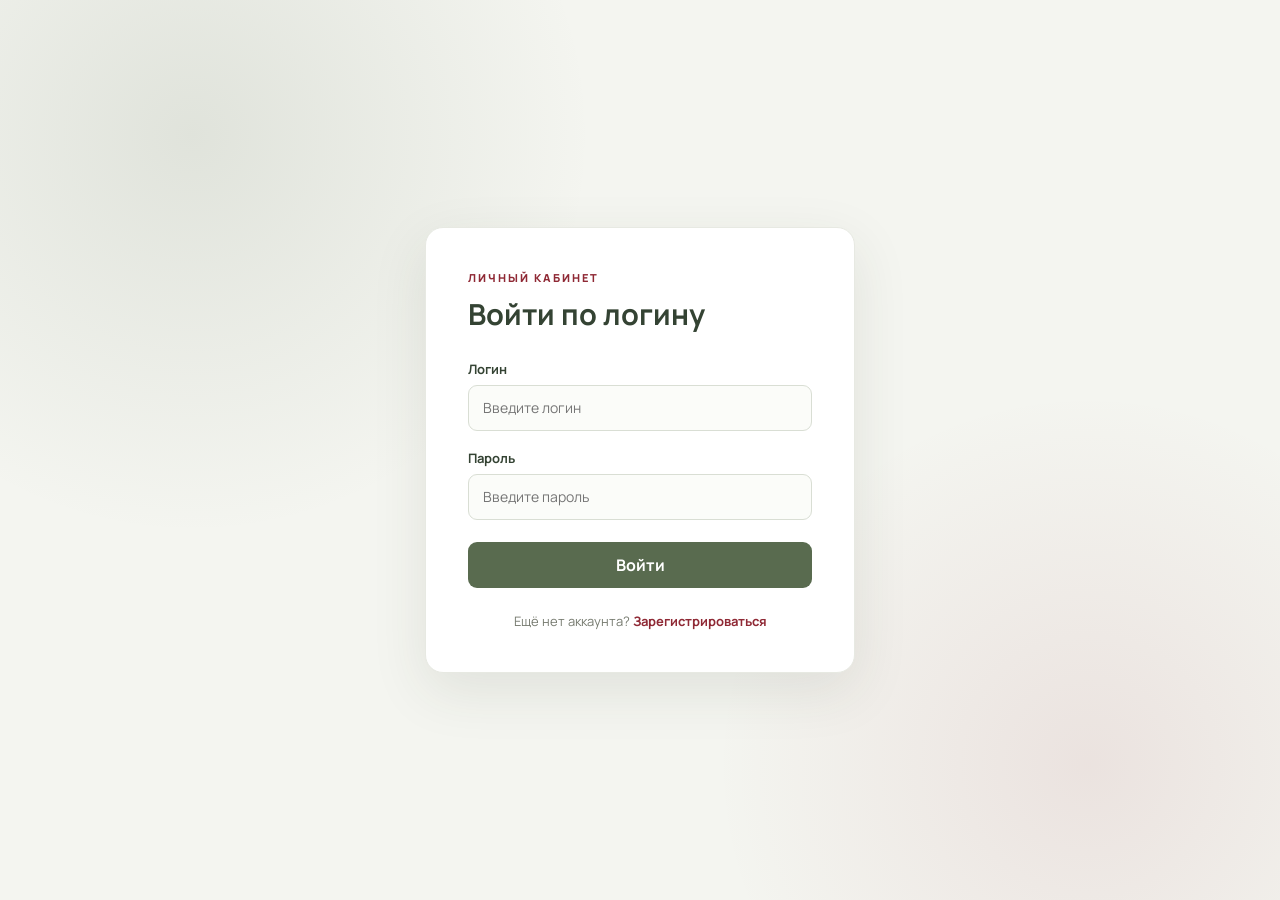
<file: index.html>
<!DOCTYPE html>
<html lang="ru">
<head>
    <meta charset="UTF-8">
    <meta name="viewport" content="width=device-width, initial-scale=1.0"
    name="descriptoin" Найдите своего создателя медиа-контента: дизайн, клипмейкинг, копирайт. 
    Войдите по логину и паролю или создайте аккаунт.>
    <title>Войти на сайт поиска создателей и редакторов медиа-контента</title>
    <link rel="stylesheet" href="css/auth.css">
</head>
<body class="auth-page">
    <main class="auth-card login-card">
        <p class="eyebrow">ЛИЧНЫЙ КАБИНЕТ</p>
        <h1>Войти по логину</h1>
        <form action="portfolio.html" method="get">
            <label for="login">Логин</label>
            <input type="text" id="login" name="login" placeholder="Введите логин" required>
            <label for="login-password">Пароль</label>
            <input type="password" id="login-password" name="password" placeholder="Введите пароль" required>
            <button type="submit">Войти</button>
        </form>
        <p class="switch-text">Ещё нет аккаунта? <a href="registration.html">Зарегистрироваться</a></p>
    </main>
</body>
</html>
</file>
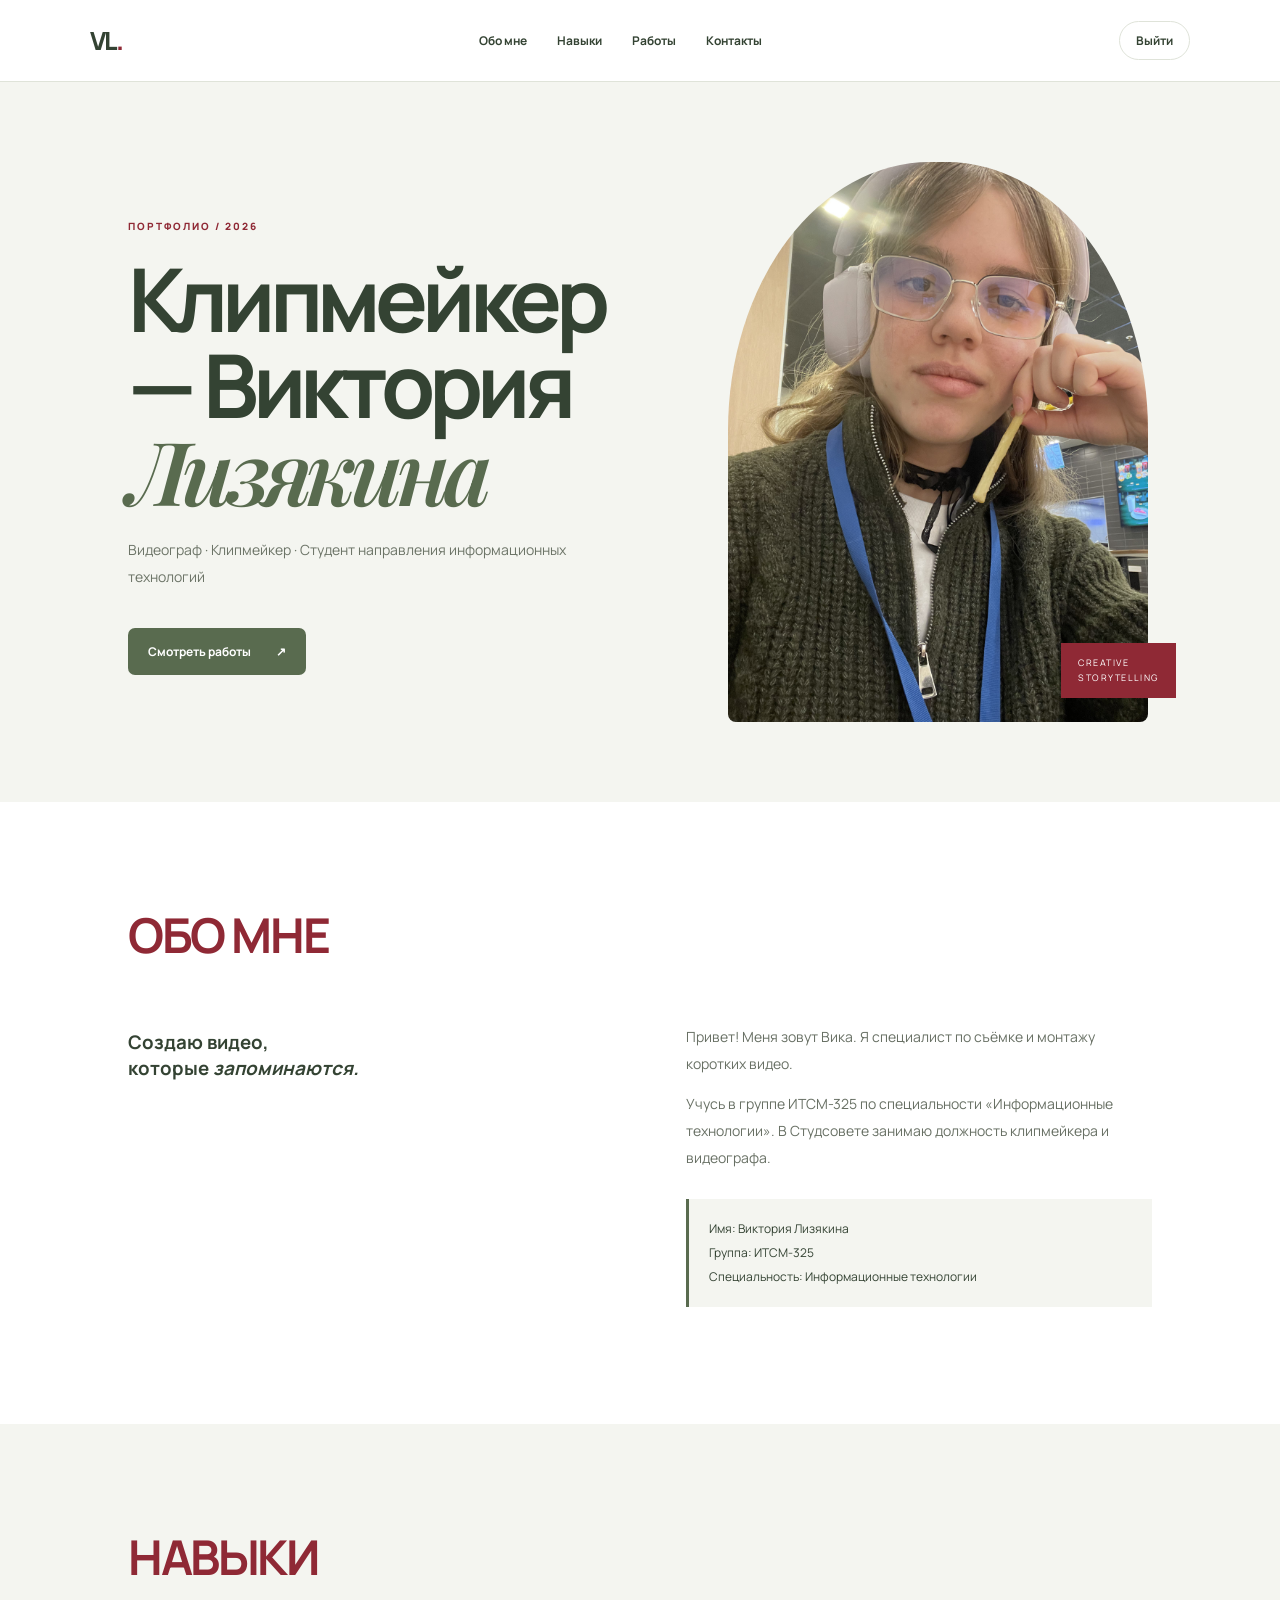
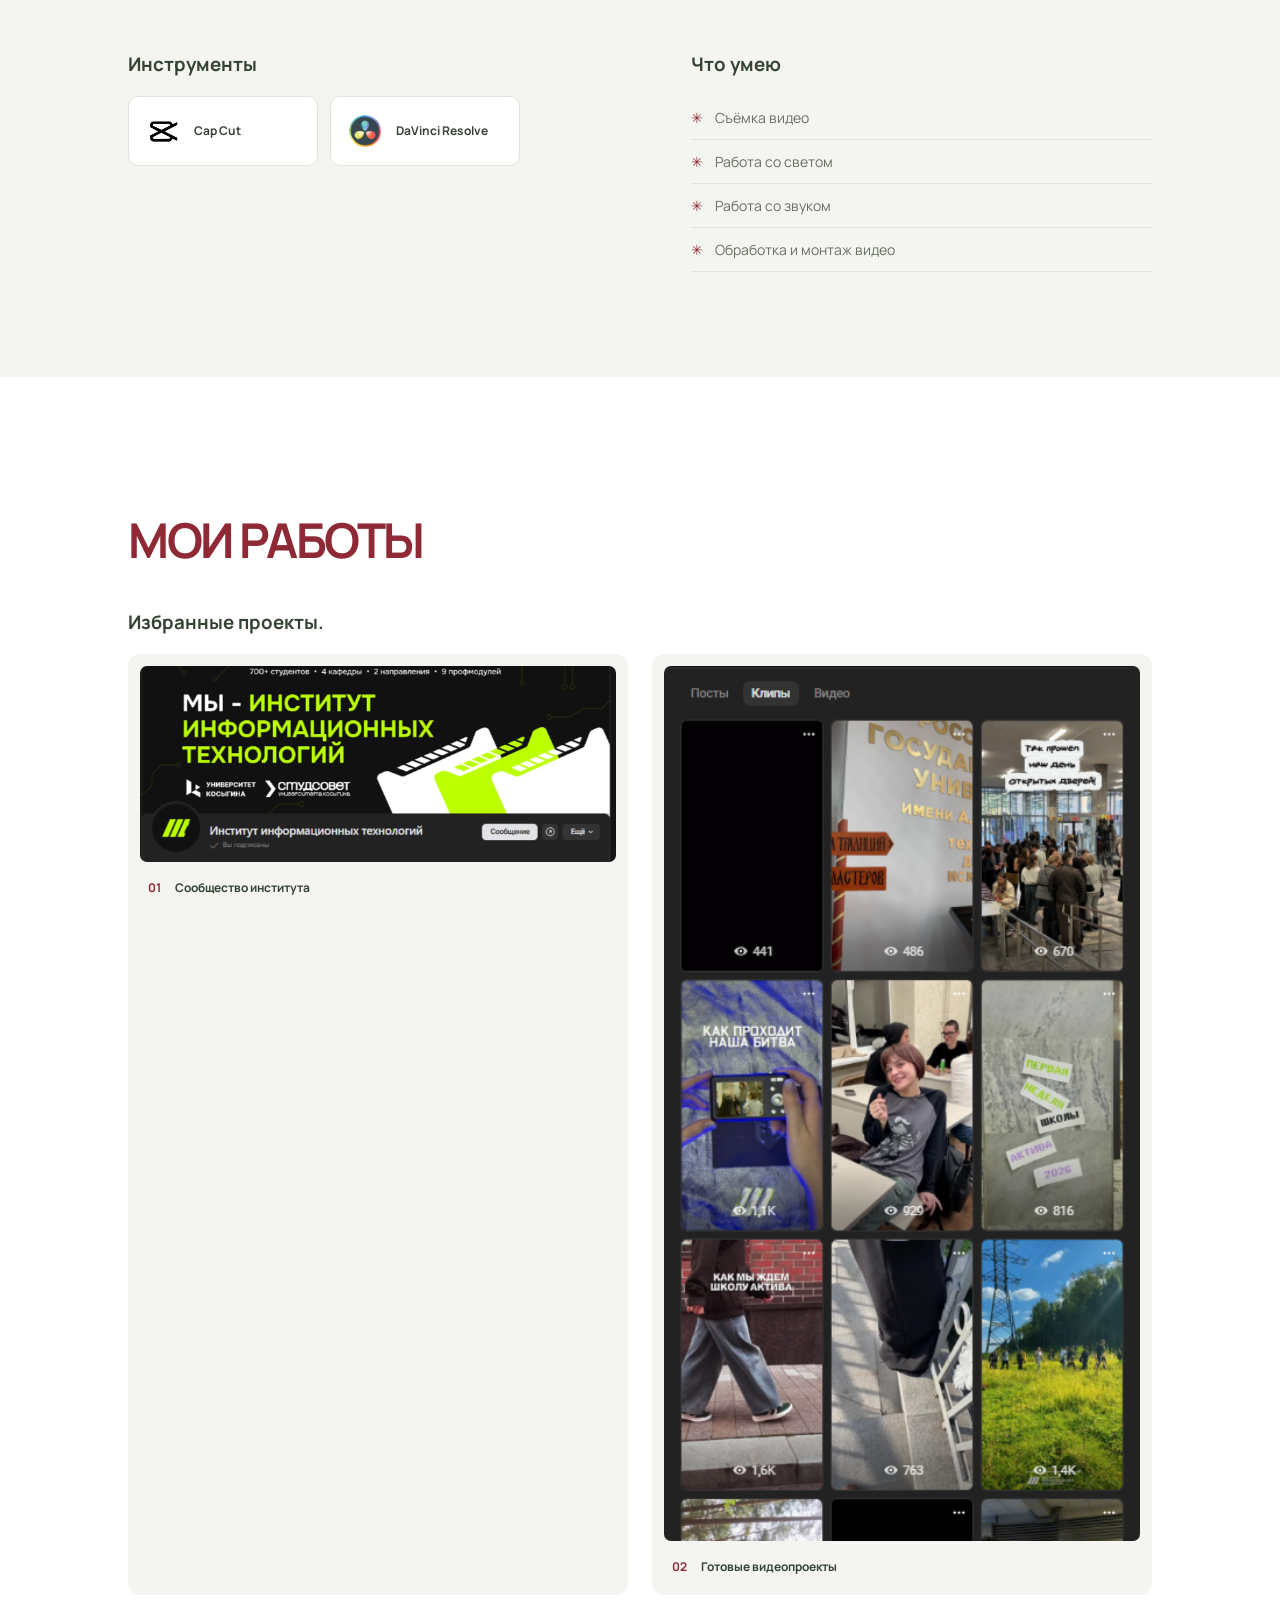
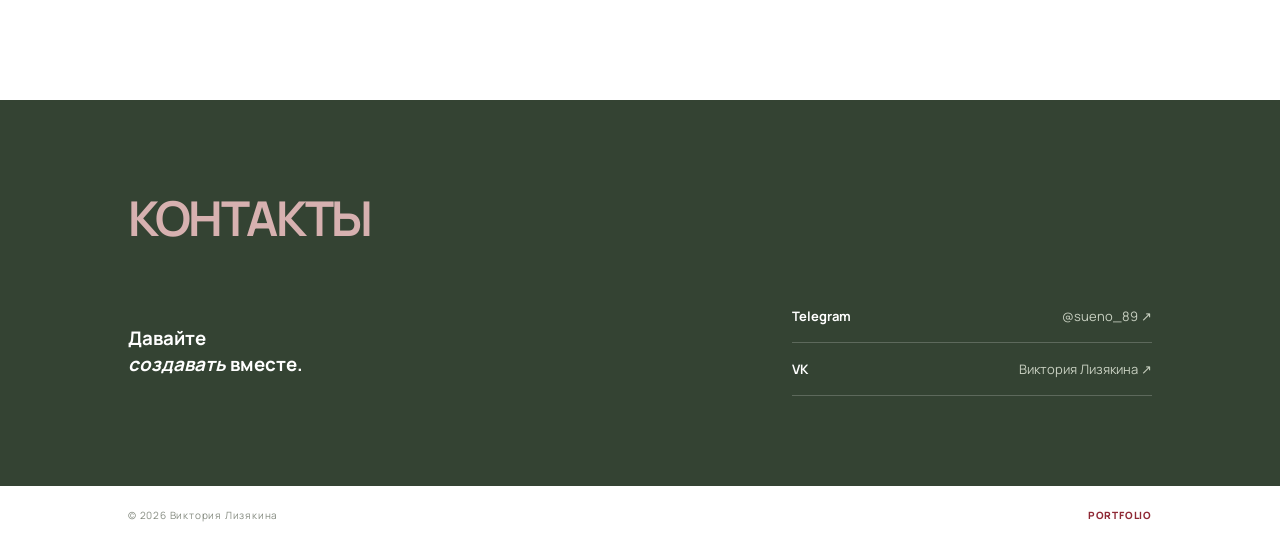
<file: portfolio.html>
<!DOCTYPE html>
<html lang="ru">
<head>
    <meta charset="UTF-8">
    <meta name="viewport" content="width=device-width, initial-scale=1.0"
    name="descriptoin" На мероприятие нужен видеограф или создатель коротких видео? 
    Обращайтесь к Виктории!
    Найдите своего контентамейкера: дизайн, клипмейкинг, копирайт.>
    <title>Клипмейкер — Виктория Лизякина</title>
    <link rel="stylesheet" href="css/portfolio.css">
</head>
<body>
    <header class="site-header">
        <a class="brand" href="portfolio.html">VL<span>.</span></a>
        <nav>
            <a href="#about">Обо мне</a>
            <a href="#skills">Навыки</a>
            <a href="#works">Работы</a>
            <a href="#contacts">Контакты</a>
        </nav>
        <a class="header-link" href="index.html">Выйти</a>
    </header>

    <main>
        <section class="hero">
            <div class="hero-copy">
                <p class="eyebrow">ПОРТФОЛИО / 2026</p>
                <h1>Клипмейкер — Виктория<br><span>Лизякина</span></h1>
                <p class="hero-description">Видеограф · Клипмейкер · Студент направления информационных технологий</p>
                <a class="primary-link" href="#works">Смотреть работы <span>↗</span></a>
            </div>
            <div class="hero-photo">
                <img src="images/photo.png" alt="Фотография в анфас создателея медиа-контента">
                <span class="photo-note">CREATIVE<br>STORYTELLING</span>
            </div>
        </section>

        <section class="content-section about-section" id="about">
            <div class="section-number"><h2>ОБО МНЕ</h2></div>
            <div class="about-grid">
                <h3>Создаю видео,<br>которые <em>запоминаются.</em></h3>
                <div class="about-text">
                    <p>Привет! Меня зовут Вика. Я специалист по съёмке и монтажу коротких видео.</p>
                    <p>Учусь в группе ИТСМ-325 по специальности «Информационные технологии». В Студсовете занимаю должность клипмейкера и видеографа.</p>
                    <p class="personal-data">Имя: Виктория Лизякина<br>Группа: ИТСМ-325<br>Специальность: Информационные технологии</p>
                </div>
            </div>
        </section>

        <section class="content-section skills-section" id="skills">
            <div class="section-number"><h2>НАВЫКИ</h2></div>
            <div class="skills-grid">
                <div>
                    <h3>Инструменты</h3>
                    <div class="software-list">
                        <div class="software-item"><img src="images/cc.png" alt="Иконка программы монтажа 1"><span>Cap Cut</span></div>
                        <div class="software-item"><img src="images/dv.png" alt="Иконка программы монтажа 2"><span>DaVinci Resolve</span></div>
                    </div>
                </div>
                <div>
                    <h3>Что умею</h3>
                    <ul class="skill-list">
                        <li>Съёмка видео</li>
                        <li>Работа со светом</li>
                        <li>Работа со звуком</li>
                        <li>Обработка и монтаж видео</li>
                    </ul>
                </div>
            </div>
        </section>

        <section class="content-section works-section" id="works">
            <div class="section-number"><h2>МОИ РАБОТЫ</h2></div>
            <h3>Избранные проекты<span>.</span></h3>
            <div class="works-grid">
                <figure class="work-card work-one"><img src="images/1.png" 
                    alt="Демонстрация видеопроекта 
                    - сообщество института информационных технологий">
                    <figcaption><span>01</span>Сообщество института</figcaption></figure>

                <figure class="work-card work-two"><img src="images/2.png" 
                    alt="Демонстрация монтажа - подборка готовых клипов, которые можно отсмотреть в сообществе">
                    <figcaption><span>02</span>Готовые видеопроекты</figcaption></figure>
            </div>
        </section>

        <section class="contact-section" id="contacts">
            <div class="section-number"><h2>КОНТАКТЫ</h2></div>
            <div class="contact-bottom">
                <h3>Давайте<br><em>создавать</em> вместе.</h3>
                <div class="contact-links">
                    <a href="https://t.me/sueno_89" target="_blank" rel="noopener">Telegram <span>@sueno_89 ↗</span></a>
                    <a href="https://vk.ru/itsgoldapple" target="_blank" rel="noopener">VK <span>Виктория Лизякина ↗</span></a>
                </div>
            </div>
        </section>
    </main>
    <footer>© 2026 Виктория Лизякина <span>PORTFOLIO</span></footer>
</body>
</html>
</file>
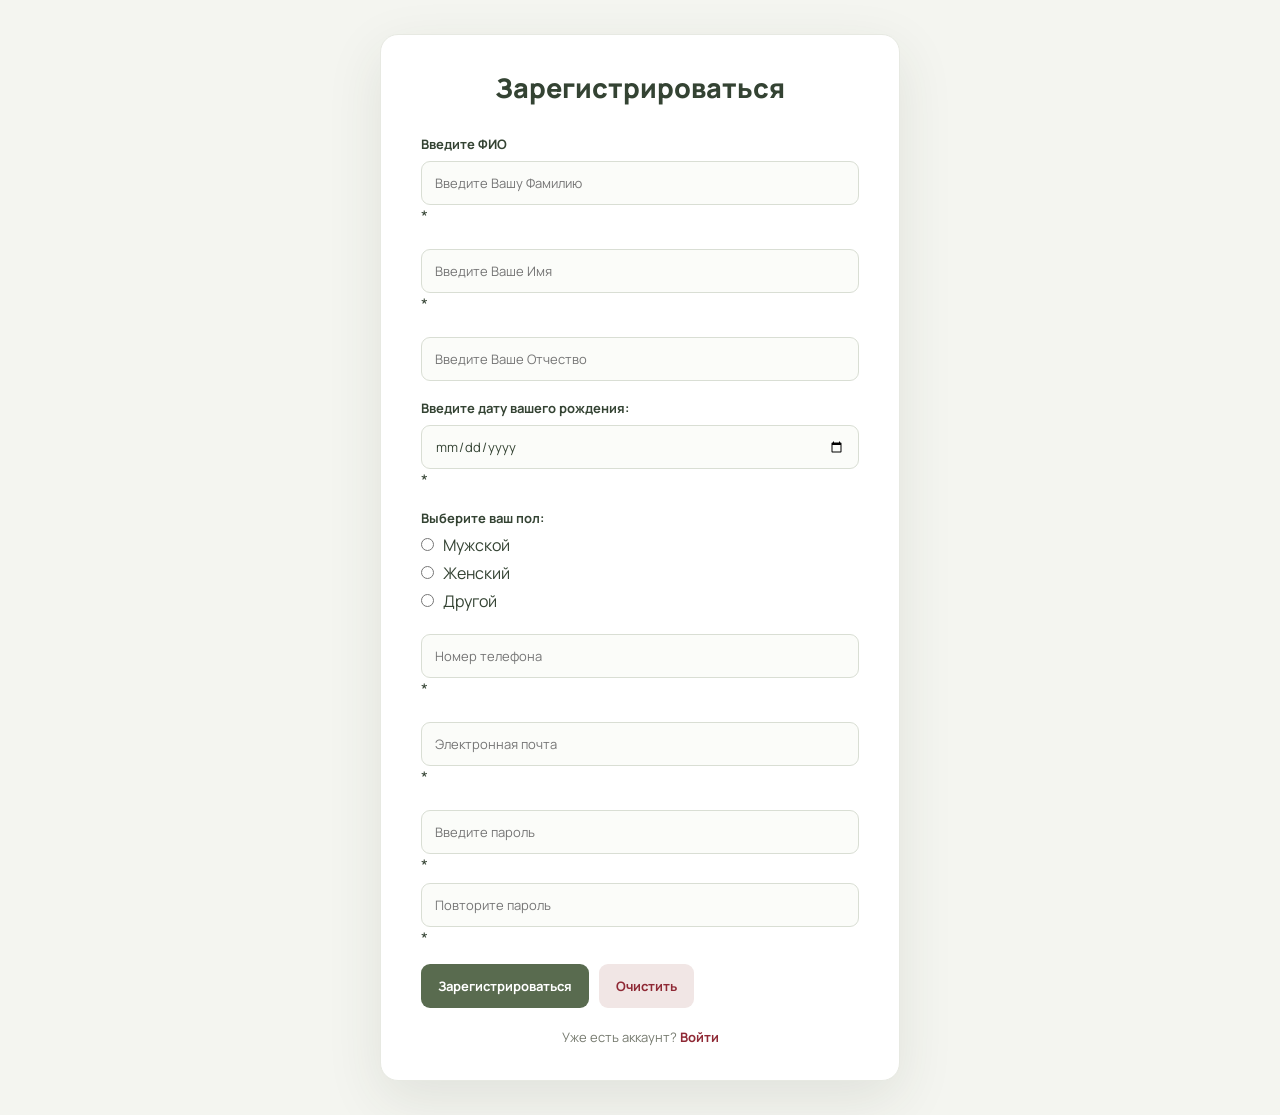
<file: registration.html>
<!DOCTYPE html>
<html lang="ru">

<head>
    <meta charset="UTF-8">
    <meta name="viewport" content="width=device-width, initial-scale=1.0" 
    name="descriptoin" Найдите своего создателя медиа-контента: дизайн, клипмейкинг, копирайт. 
    Наш сайт проверяет личности, как работодателя, так и креатора!>
    <title>Зарегистрироваться на сайт создателей и редакторов медиа-контента</title>
    <link rel="stylesheet" href="css/registration.css">
</head>
<body class="auth-page">
    <form name="test" method="post" action="portfolio.html" class="registration-card">
        <p class="Title">Зарегистрироваться</p>
        <p><!-- Фамилия --><b>Введите ФИО</b><br>
            <input type="text" minlength="2" size="30"
            id="lastname" name="fullname"
            placeholder="Введите Вашу Фамилию" required> *
        </p>
        <p><!-- Имя -->
            <input type="text" minlength="2" size="30"
            id="name" name="fullname"
            placeholder="Введите Ваше Имя" required> *
        </p>
        <p><!-- Отчество -->
            <input type="text" size="30"
            id="middlename" name="fullname"
            placeholder="Введите Ваше Отчество">
        </p><!-- Дата Рождения -->
        <p><b>Введите дату вашего рождения:</b><br>
            <input type="date" size="20" id="date" name="date"> *
        </p><!-- Пол -->
        <p><b>Выберите ваш пол:</b><br>
            <input type="radio" name="sexuality" value="Муж"> Мужской<br>
            <input type="radio" name="sexuality" value="Жен"> Женский<br>
            <input type="radio" name="sexuality" value="Другой"> Другой<br>
        </p>
        <p><!-- Телефон -->
            <input type="tel" size="20" id="tel" name="date"
            pattern="^(\+7|8)\s?(\(9[0-9]{2}\)|9[0-9]{2})\s?\d{3}-?\d{2}-?\d{2}$"
            placeholder="Номер телефона" required>*
        </p>
        <p><!-- Почта -->
            <input type="email" size="20" id="contact-email" name="email"
            placeholder="Электронная почта" required> *
        </p>

        <input type="password" id="password" name="password" maxlength="20"
        placeholder="Введите пароль" required> *
        <input type="password" id="confirmPassword" name="confirmPassword" maxlength="20"
        placeholder="Повторите пароль" required> *

        <p class="form-actions">
            <button type="submit" id="submitButton">Зарегистрироваться</button>
            <input type="reset" value="Очистить">
        </p>
        <p class="switch-text">Уже есть аккаунт? <a href="index.html">Войти</a></p>
    </form>
    <script>
        // Находим поле даты рождения в HTML по указанному id
        // const - переменная с элементом.
        const ageInput = document.getElementById('date');

        // функция checkAge() проверяет возраст пользователя
        function checkAge() {

            // переменная поля даты - строка с датой
            const birthDate = ageInput.value;
            if (birthDate === '') {
                // alert() показывает небольшое окно с сообщением
                alert('Заполните поле с датой рождения.');

                return 0;// return завершает выполнение функции, 0 - проверка не пройдена
            }

            // объект Date с введённой датой позволяет получать год, месяц и день
            const birth = new Date(birthDate);

            // Создаём объект Date с текущими датой и временем устройства
            const today = new Date();

            // getFullYear() возвращает год из даты
            let age = today.getFullYear() - birth.getFullYear();

            // getMonth() возвращает номер месяца от 0 до 11:
            const monthDifference = today.getMonth() - birth.getMonth();

            //текущий месяц < месяца рождения
            //месяцы совпадают, но текущий день < дня рождения
            if (monthDifference < 0 ||
                (monthDifference === 0 && today.getDate() < birth.getDate())) {
                age--; // Если день рождения ещё не наступил, уменьшаем возраст на один год
            }
            if (age < 18) {

                //если пользователю меньше 18 лет, показываем предупреждение
                alert('Отправить заявку можно только по достижению 18 лет.');
                return 0;//возвращаем 0
            } else {
                return 1;
            }
        }

        // Находим форму с атрибутом name="test" и добавляем обработчик события submit (нажатие кнопки)
        document.forms['test'].addEventListener('submit', function(event) {

            // Вызываем функцию проверки возраста.
            if (!checkAge()) {

                // preventDefault() отменяет стандартное действие браузера - отправка формы на сервер.
                event.preventDefault();// Если checkAge() вернула 1, условие будет ложным,
            }// preventDefault() не вызовется, и отправка формы продолжится.
        });
    </script>
    <script src="js/script.js"></script>
</body>
</html>
</file>
<file: css/auth.css>
@import url('https://fonts.googleapis.com/css2?family=Manrope:wght@400;500;600;700;800&display=swap');

:root {
    --green: #596b4f;
    --green-dark: #344333;
    --red: #8f2935;
    --paper: #ffffff;
    --muted: #777b70;
}

* { box-sizing: border-box; }

body {
    margin: 0;
    min-height: 100vh;
    font-family: 'Manrope', Arial, sans-serif;
    color: var(--green-dark);
    background: #f4f5f0;
}

.auth-page {
    display: grid;
    place-items: center;
    padding: 32px 18px;
    background:
        radial-gradient(circle at 15% 15%, rgba(89,107,79,.13), transparent 30%),
        radial-gradient(circle at 85% 85%, rgba(143,41,53,.09), transparent 28%),
        #f4f5f0;
}

.auth-card {
    width: min(100%, 430px);
    padding: 42px;
    background: var(--paper);
    border: 1px solid #e7e9e2;
    border-radius: 18px;
    box-shadow: 0 18px 55px rgba(45, 55, 39, .10);
}

.eyebrow {
    margin: 0 0 12px;
    color: var(--red);
    font-size: 11px;
    font-weight: 800;
    letter-spacing: .18em;
}

h1 { margin: 0 0 28px; font-size: 29px; line-height: 1.2; }

label {
    display: block;
    margin: 18px 0 7px;
    font-size: 13px;
    font-weight: 700;
}

input:not([type="radio"]):not([type="reset"]) {
    width: 100%;
    min-height: 46px;
    padding: 12px 14px;
    border: 1px solid #d9ded4;
    border-radius: 9px;
    background: #fbfcf9;
    color: var(--green-dark);
    font: inherit;
    font-size: 14px;
    outline: none;
    transition: border-color .2s, box-shadow .2s;
}

input:focus {
    border-color: var(--green) !important;
    box-shadow: 0 0 0 3px rgba(89,107,79,.12);
}

button, input[type="reset"] {
    min-height: 46px;
    padding: 0 20px;
    border: 0;
    border-radius: 9px;
    font: inherit;
    font-weight: 700;
    cursor: pointer;
    transition: transform .2s, background .2s;
}

button {
    width: 100%;
    margin-top: 22px;
    background: var(--green);
    color: white;
}

button:hover { background: var(--green-dark); transform: translateY(-1px); }

a { color: var(--red); font-weight: 700; text-decoration: none; }
a:hover { text-decoration: underline; }

.switch-text {
    margin: 24px 0 0;
    color: var(--muted);
    text-align: center;
    font-size: 13px;
}

@media (max-width: 480px) {
    .auth-card { padding: 30px 22px; }
}
</file>
<file: css/portfolio.css>
@import url('https://fonts.googleapis.com/css2?family=Manrope:wght@400;500;600;700;800&family=Playfair+Display:ital,wght@0,600;1,600&display=swap');

:root {
    --green: #596b4f;
    --green-dark: #344333;
    --red: #8f2935;
    --cream: #f4f5f0;
    --line: #dfe3d9;
}

* { box-sizing: border-box; }
html { scroll-behavior: smooth; }
body { margin: 0; color: var(--green-dark); background: #fff; font-family: 'Manrope', Arial, sans-serif; }
a { color: inherit; text-decoration: none; }

.site-header {
    height: 82px; padding: 0 7%; display: flex; align-items: center; justify-content: space-between;
    border-bottom: 1px solid var(--line); background: #fff;
}
.brand { font-size: 25px; font-weight: 800; letter-spacing: -.08em; }
.brand span, .works-section h2 span { color: var(--red); }
nav { display: flex; gap: 30px; }
nav a, .header-link { font-size: 12px; font-weight: 700; }
nav a:hover, .header-link:hover { color: var(--red); }
.header-link { padding: 10px 16px; border: 1px solid var(--line); border-radius: 30px; }

.hero {
    min-height: 610px; padding: 80px 10%; display: grid; grid-template-columns: 1.1fr .9fr;
    align-items: center; gap: 7%; background: var(--cream);
}
.eyebrow, .section-number { color: var(--red); font-size: 10px; font-weight: 800; letter-spacing: .2em; }
.hero h1 { margin: 22px 0; font-size: clamp(48px, 7vw, 88px); line-height: .98; letter-spacing: -.07em; }
.hero h1 span { color: var(--green); font-family: 'Playfair Display', Georgia, serif; font-style: italic; font-weight: 600; }
.hero-description { max-width: 440px; color: #6c7467; font-size: 14px; line-height: 1.9; }
.primary-link { display: inline-flex; gap: 25px; margin-top: 24px; padding: 15px 20px; border-radius: 7px; background: var(--green); color: #fff; font-size: 12px; font-weight: 700; }
.primary-link:hover { background: var(--green-dark); }
.hero-photo { position: relative; max-width: 420px; justify-self: center; }
.hero-photo img { display: block; width: 100%; border-radius: 48% 48% 8px 8px; }
.photo-note { position: absolute; right: -28px; bottom: 24px; padding: 13px 17px; background: var(--red); color: white; font-size: 9px; line-height: 1.6; letter-spacing: .16em; }

.content-section { padding: 105px 10%; }
.about-grid { display: grid; grid-template-columns: 1fr 1fr; gap: 9%; margin-top: 48px; }
h2 { margin: 0; font-size: clamp(30px, 4vw, 48px); line-height: 1.15; letter-spacing: -.05em; }
h2 em, .contact-bottom h2 em { color: var(--red); font-family: 'Playfair Display', Georgia, serif; font-weight: 600; }
.about-text { max-width: 510px; color: #687064; font-size: 14px; line-height: 1.9; }
.personal-data { margin-top: 28px; padding: 18px 20px; border-left: 3px solid var(--green); background: var(--cream); color: var(--green-dark); font-size: 12px; line-height: 2; }

.skills-section { background: var(--cream); }
.skills-grid { display: grid; grid-template-columns: 1fr 1fr; gap: 10%; margin-top: 48px; }
.skills-grid h2 { margin-bottom: 25px; font-size: 25px; }
.software-list { display: flex; flex-wrap: wrap; gap: 12px; }
.software-item { min-width: 190px; display: flex; align-items: center; gap: 12px; padding: 15px; border: 1px solid var(--line); border-radius: 10px; background: white; font-size: 12px; font-weight: 700; }
.software-item img { width: 38px; height: 38px; }
.skill-list { margin: 0; padding: 0; list-style: none; }
.skill-list li { padding: 12px 0; border-bottom: 1px solid var(--line); color: #687064; font-size: 14px; }
.skill-list li::before { content: '✳'; margin-right: 12px; color: var(--red); }

.works-section h2 { margin: 30px 0 42px; }
.works-grid { display: grid; grid-template-columns: 1fr 1fr; gap: 24px; }
.work-card { margin: 0; padding: 12px; background: var(--cream); border-radius: 12px; }
.work-card img { display: block; width: 100%; border-radius: 7px; }
.work-card figcaption { padding: 17px 8px 8px; font-size: 12px; font-weight: 700; }
.work-card figcaption span { margin-right: 14px; color: var(--red); }

.contact-section { padding: 90px 10%; background: var(--green-dark); color: white; }
.contact-section .section-number { color: #d7b1b0; }
.contact-bottom { display: flex; justify-content: space-between; align-items: end; gap: 30px; margin-top: 45px; }
.contact-bottom h2 { font-size: clamp(36px, 5vw, 60px); }
.contact-bottom h2 em { color: #d8a5a5; }
.contact-links { width: min(100%, 360px); }
.contact-links a { display: flex; justify-content: space-between; gap: 15px; padding: 17px 0; border-bottom: 1px solid rgba(255,255,255,.2); font-size: 13px; font-weight: 700; }
.contact-links span { color: #c8d0c1; font-weight: 400; }
footer { display: flex; justify-content: space-between; padding: 22px 10%; color: #858b80; font-size: 10px; letter-spacing: .08em; }
footer span { color: var(--red); font-weight: 800; }

@media (max-width: 760px) {
    .site-header { height: auto; min-height: 72px; padding: 18px 6%; flex-wrap: wrap; gap: 15px; }
    nav { order: 3; width: 100%; justify-content: space-between; gap: 10px; }
    nav a { font-size: 10px; }
    .hero { grid-template-columns: 1fr; padding: 65px 8%; }
    .hero-photo { width: min(82%, 360px); margin-top: 30px; }
    .content-section, .contact-section { padding: 75px 8%; }
    .about-grid, .skills-grid { grid-template-columns: 1fr; gap: 28px; }
    .works-grid { grid-template-columns: 1fr; }
    .contact-bottom { align-items: flex-start; flex-direction: column; }
    footer { padding: 20px 8%; }
}
</file>
<file: css/registration.css>
@import url('https://fonts.googleapis.com/css2?family=Manrope:wght@400;500;600;700;800&display=swap');

:root {
    --green: #596b4f;
    --green-dark: #344333;
    --red: #8f2935;
}

* { box-sizing: border-box; }

body {
    margin: 0;
    min-height: 100vh;
    padding: 34px 16px;
    display: flex;
    justify-content: center;
    align-items: flex-start;
    background: #f4f5f0;
    color: var(--green-dark);
    font-family: 'Manrope', Arial, sans-serif;
}

form {
    width: min(100%, 520px);
    padding: 34px 40px;
    background: #fff;
    border: 1px solid #e7e9e2;
    border-radius: 18px;
    box-shadow: 0 18px 55px rgba(45,55,39,.10);
}

.Title {
    margin: 0 0 26px;
    color: var(--green-dark);
    text-align: center;
    font-size: 27px;
    font-weight: 800;
}

p { margin: 15px 0; }
b { color: var(--green-dark); font-size: 13px; }

input[type="text"], input[type="date"], input[type="tel"],
input[type="email"], input[type="password"] {
    width: 100%;
    min-height: 44px;
    margin-top: 7px;
    padding: 11px 13px;
    border: 1px solid #d9ded4;
    border-radius: 9px;
    background: #fbfcf9;
    color: var(--green-dark);
    font: inherit;
    font-size: 13px;
    outline: none;
}

input:focus {
    border-color: var(--green);
    box-shadow: 0 0 0 3px rgba(89,107,79,.12);
}

input[type="radio"] { accent-color: var(--green); margin: 10px 6px 0 0; }
button, input[type="reset"] {
    min-height: 44px;
    padding: 0 17px;
    border: 0;
    border-radius: 9px;
    font: inherit;
    font-size: 13px;
    font-weight: 700;
    cursor: pointer;
}
button { background: var(--green); color: white; }
button:hover { background: var(--green-dark); }
input[type="reset"] { background: #f1e6e5; color: var(--red); }
input[type="reset"]:hover { background: #ead5d3; }
.form-actions { display: flex; gap: 10px; flex-wrap: wrap; }
.password-error { border: 2px solid #b40404 !important; }
.switch-text { margin: 20px 0 0; text-align: center; color: #777b70; font-size: 13px; }
.switch-text a { color: var(--red); font-weight: 700; text-decoration: none; }
.switch-text a:hover { text-decoration: underline; }

@media (max-width: 520px) {
    form { padding: 28px 20px; }
}
</file>
